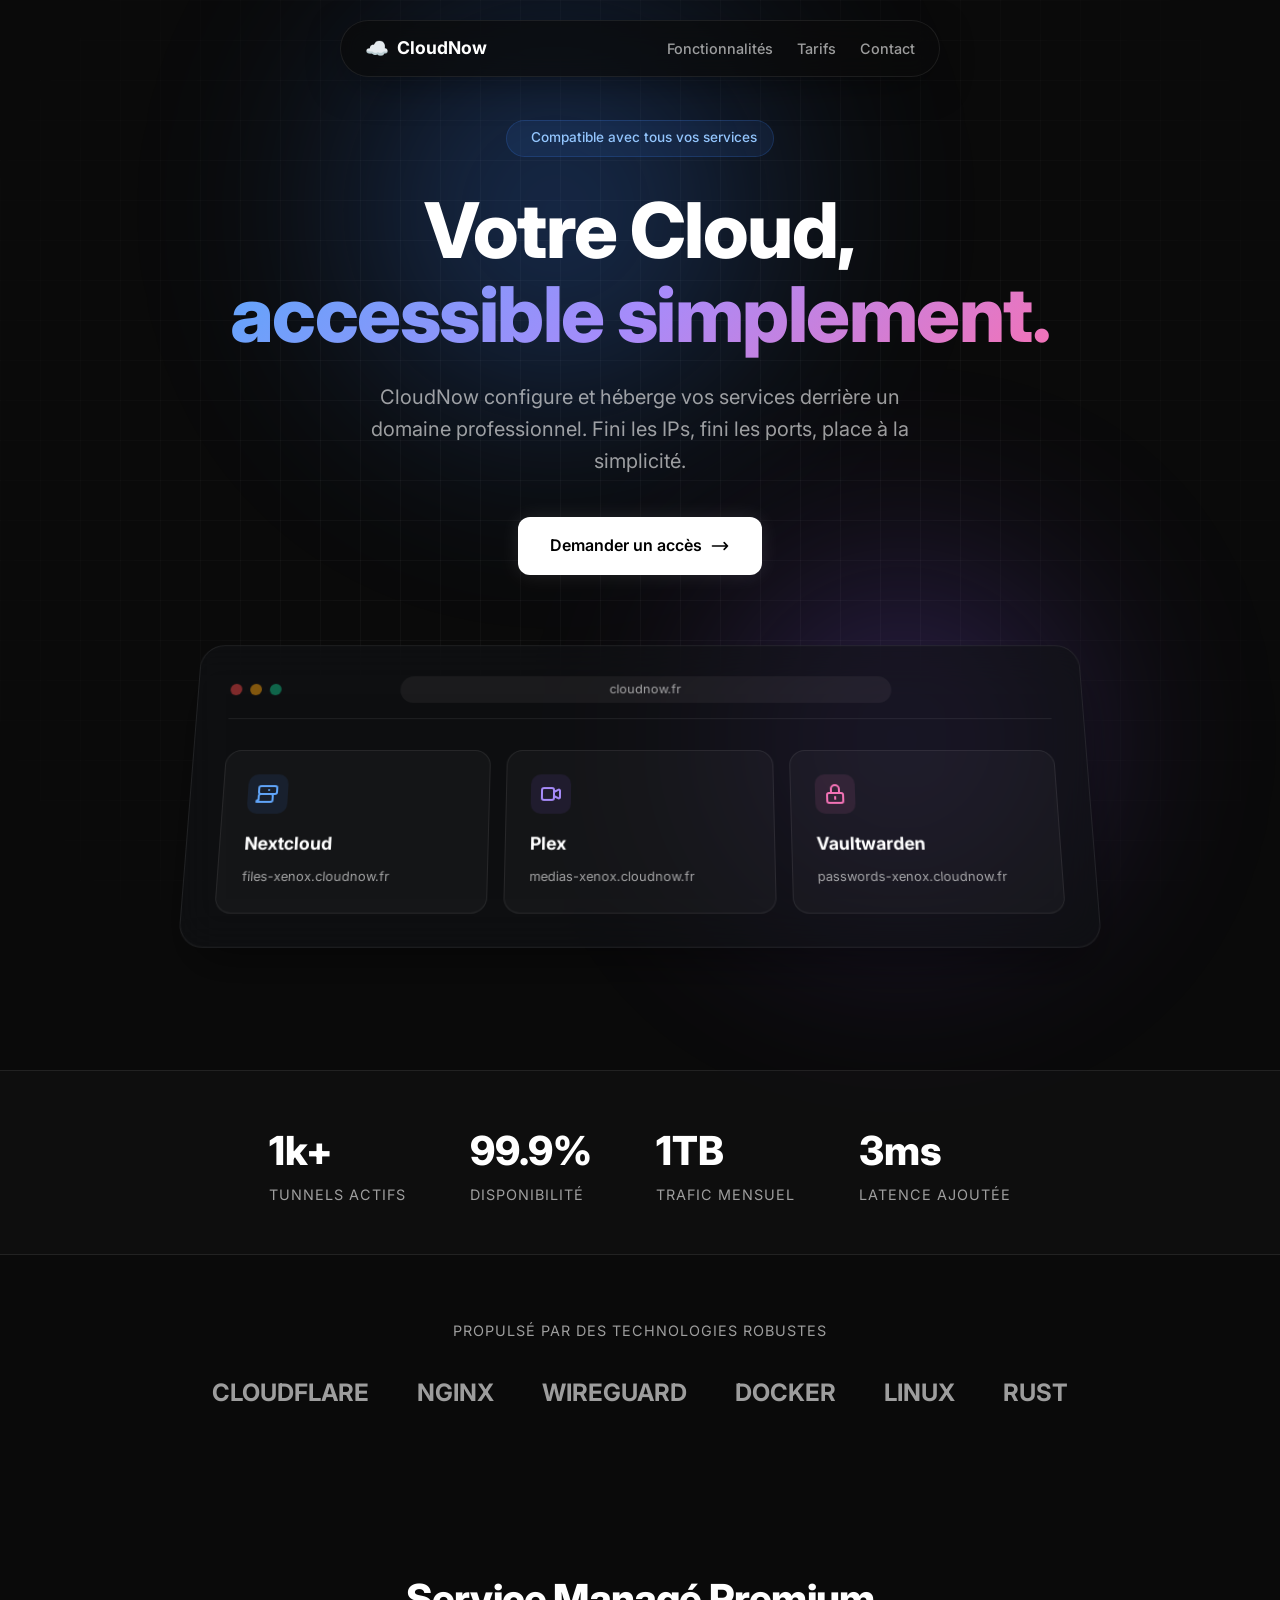
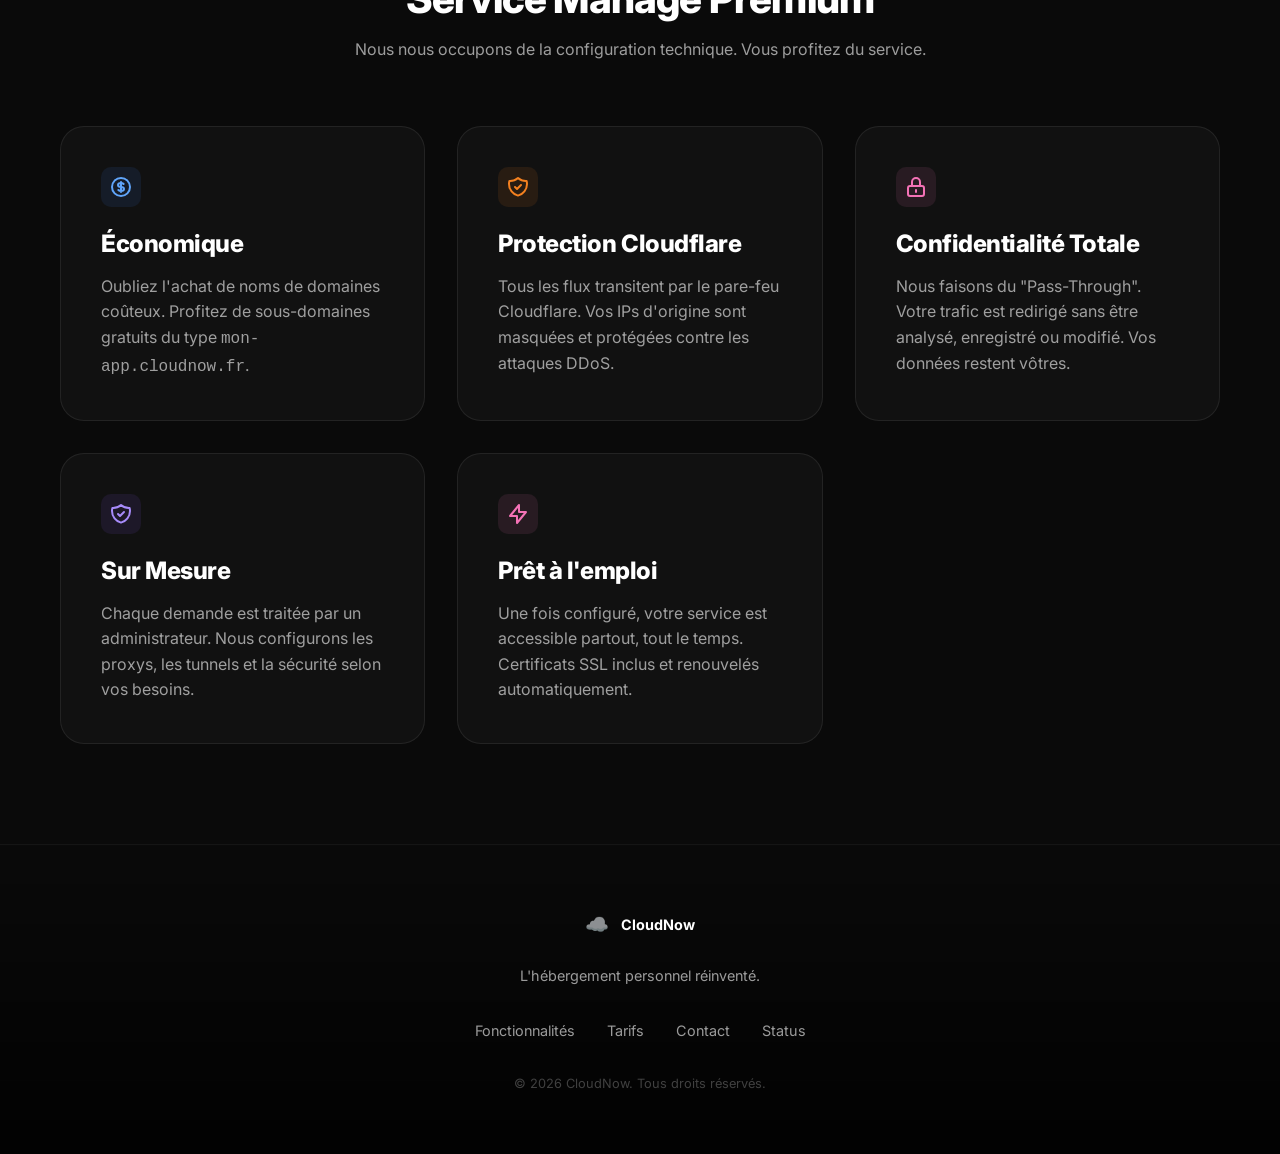
<file: index.html>
<!DOCTYPE html>
<html lang="fr">

<head>
    <meta charset="UTF-8">
    <meta name="viewport" content="width=device-width, initial-scale=1.0">
    <title>CloudNow - Votre infrastructure unifiée</title>
    <link rel="stylesheet" href="style.css">
    <!-- Favicon (placeholder) -->
    <link rel="icon"
        href="data:image/svg+xml,<svg xmlns=%22http://www.w3.org/2000/svg%22 viewBox=%220 0 100 100%22><text y=%22.9em%22 font-size=%2290%22>☁️</text></svg>">
</head>

<body>

    <!-- Background Elements -->
    <div class="grid-overlay"></div>
    <div class="bg-gradient-blob blob-1"></div>
    <div class="bg-gradient-blob blob-2"></div>

    <!-- Navigation -->
    <nav>
        <div class="nav-glass">
            <a href="index.html" class="logo">
                <span style="font-size: 1.2rem;">☁️</span> CloudNow
            </a>
            <div class="nav-links">
                <a href="features.html">Fonctionnalités</a>
                <a href="pricing.html">Tarifs</a>
                <a href="contact.html">Contact</a>
            </div>
        </div>
    </nav>

    <!-- Hero Section -->
    <section class="hero">
        <div class="hero-pill">
            <span class="pulse-dot"></span> Compatible avec tous vos services
        </div>

        <h1>
            Votre Cloud,<br>
            <span class="text-gradient">accessible simplement.</span>
        </h1>

        <p>
            CloudNow configure et héberge vos services derrière un domaine professionnel.
            Fini les IPs, fini les ports, place à la simplicité.
        </p>

        <div class="hero-buttons">
            <a href="contact.html" class="btn btn-primary">
                Demander un accès
                <svg width="20" height="20" fill="none" viewBox="0 0 24 24" stroke="currentColor">
                    <path stroke-linecap="round" stroke-linejoin="round" stroke-width="2"
                        d="M17 8l4 4m0 0l-4 4m4-4H3" />
                </svg>
            </a>
        </div>

        <!-- 3D Visualization -->
        <div class="visual-container">
            <div class="glass-card-3d">
                <div class="card-header">
                    <div class="traffic-lights">
                        <div class="light red"></div>
                        <div class="light yellow"></div>
                        <div class="light green"></div>
                    </div>
                    <div class="url-bar">cloudnow.fr</div>
                    <div style="width: 40px;"></div> <!-- Spacer -->
                </div>

                <div class="services-grid">
                    <!-- Service 1 -->
                    <div class="service-item">
                        <div class="icon-box blue-glow">
                            <svg width="24" height="24" fill="none" viewBox="0 0 24 24" stroke="currentColor">
                                <path stroke-linecap="round" stroke-linejoin="round" stroke-width="2"
                                    d="M5 12h14M5 12a2 2 0 01-2-2V6a2 2 0 012-2h14a2 2 0 012 2v4a2 2 0 01-2 2M5 12a2 2 0 00-2 2v4a2 2 0 00-2 2h14a2 2 0 002-2v-4a2 2 0 00-2-2m-2-4h.01M17 16h.01" />
                            </svg>
                        </div>
                        <h4>Nextcloud</h4>
                        <span>files-xenox.cloudnow.fr</span>
                    </div>

                    <!-- Service 2 -->
                    <div class="service-item">
                        <div class="icon-box purple-glow">
                            <svg width="24" height="24" fill="none" viewBox="0 0 24 24" stroke="currentColor">
                                <path stroke-linecap="round" stroke-linejoin="round" stroke-width="2"
                                    d="M15 10l4.553-2.276A1 1 0 0121 8.618v6.764a1 1 0 01-1.447.894L15 14M5 18h8a2 2 0 002-2V8a2 2 0 00-2-2H5a2 2 0 00-2 2v8a2 2 0 002 2z" />
                            </svg>
                        </div>
                        <h4>Plex</h4>
                        <span>medias-xenox.cloudnow.fr</span>
                    </div>

                    <!-- Service 3 -->
                    <div class="service-item">
                        <div class="icon-box pink-glow">
                            <svg width="24" height="24" fill="none" viewBox="0 0 24 24" stroke="currentColor">
                                <path stroke-linecap="round" stroke-linejoin="round" stroke-width="2"
                                    d="M12 15v2m-6 4h12a2 2 0 002-2v-6a2 2 0 00-2-2H6a2 2 0 00-2 2v6a2 2 0 002 2zm10-10V7a4 4 0 00-8 0v4h8z" />
                            </svg>
                        </div>
                        <h4>Vaultwarden</h4>
                        <span>passwords-xenox.cloudnow.fr</span>
                    </div>
                </div>
            </div>
        </div>
    </section>

    <!-- Stats Banner -->
    <div class="flex flex-wrap justify-center gap-8 md:gap-16 py-8 border-y border-white/5 bg-white/[0.02]"
        style="display: flex; justify-content: center; gap: 4rem; padding: 3rem 0; background: rgba(255,255,255,0.02); border-top: 1px solid var(--glass-border); border-bottom: 1px solid var(--glass-border); margin-top: 4rem;">
        <div class="text-center">
            <div style="font-size: 2.5rem; font-weight: 800; color: white;">1k+</div>
            <div style="font-size: 0.9rem; color: var(--text-muted); text-transform: uppercase; letter-spacing: 1px;">
                Tunnels Actifs</div>
        </div>
        <div class="text-center">
            <div style="font-size: 2.5rem; font-weight: 800; color: white;">99.9%</div>
            <div style="font-size: 0.9rem; color: var(--text-muted); text-transform: uppercase; letter-spacing: 1px;">
                Disponibilité</div>
        </div>
        <div class="text-center">
            <div style="font-size: 2.5rem; font-weight: 800; color: white;">1TB</div>
            <div style="font-size: 0.9rem; color: var(--text-muted); text-transform: uppercase; letter-spacing: 1px;">
                Trafic Mensuel</div>
        </div>
        <div class="text-center">
            <div style="font-size: 2.5rem; font-weight: 800; color: white;">3ms</div>
            <div style="font-size: 0.9rem; color: var(--text-muted); text-transform: uppercase; letter-spacing: 1px;">
                Latence Ajoutée</div>
        </div>
    </div>

    <!-- Supported Tech Marquee (Simulated) -->
    <div style="text-align: center; padding: 4rem 20px; opacity: 0.6;">
        <p style="margin-bottom: 2rem; font-size: 0.9rem; letter-spacing: 1px;">PROPULSÉ PAR DES TECHNOLOGIES ROBUSTES
        </p>
        <div
            style="display: flex; justify-content: center; gap: 3rem; flex-wrap: wrap; font-size: 1.5rem; font-weight: 700; color: white;">
            <span>CLOUDFLARE</span>
            <span>NGINX</span>
            <span>WIREGUARD</span>
            <span>DOCKER</span>
            <span>LINUX</span>
            <span>RUST</span>
        </div>
    </div>

    <!-- Value Proposition -->
    <section class="features" id="fonctionnalites">
        <div style="text-align: center; margin-bottom: 4rem;">
            <h2 style="font-size: 2.5rem; margin-bottom: 1rem;">Service Managé Premium</h2>
            <p style="color: var(--text-muted);">Nous nous occupons de la configuration technique. Vous profitez du
                service.</p>
        </div>

        <div class="features-grid">
            <div class="feature-card">
                <div class="feature-glow"></div>
                <div class="icon-box blue-glow" style="margin-bottom: 1.5rem;">
                    <svg width="24" height="24" fill="none" viewBox="0 0 24 24" stroke="currentColor">
                        <path stroke-linecap="round" stroke-linejoin="round" stroke-width="2"
                            d="M12 8c-1.657 0-3 .895-3 2s1.343 2 3 2 3 .895 3 2-1.343 2-3 2m0-8c1.11 0 2.08.402 2.599 1M12 8V7m0 1v8m0 0v1m0-1c-1.11 0-2.08-.402-2.599-1M21 12a9 9 0 11-18 0 9 9 0 0118 0z" />
                    </svg>
                </div>
                <h3>Économique</h3>
                <p>Oubliez l'achat de noms de domaines coûteux. Profitez de sous-domaines gratuits du type
                    <code>mon-app.cloudnow.fr</code>.
                </p>
            </div>

            <div class="feature-card">
                <div class="feature-glow" style="background: #F48120;"></div> <!-- Cloudflare Orange -->
                <div class="icon-box"
                    style="margin-bottom: 1.5rem; background: rgba(244, 129, 32, 0.1); color: #F48120;">
                    <svg width="24" height="24" fill="none" viewBox="0 0 24 24" stroke="currentColor">
                        <path stroke-linecap="round" stroke-linejoin="round" stroke-width="2"
                            d="M9 12l2 2 4-4m5.618-4.016A11.955 11.955 0 0112 2.944a11.955 11.955 0 01-8.618 3.04A12.02 12.02 0 003 9c0 5.591 3.824 10.29 9 11.622 5.176-1.332 9-6.03 9-11.622 0-1.042-.133-2.052-.382-3.016z" />
                    </svg>
                </div>
                <h3>Protection Cloudflare</h3>
                <p>Tous les flux transitent par le pare-feu Cloudflare. Vos IPs d'origine sont masquées et protégées
                    contre les attaques DDoS.</p>
            </div>

            <div class="feature-card">
                <div class="feature-glow" style="background: var(--accent-pink);"></div>
                <div class="icon-box pink-glow" style="margin-bottom: 1.5rem;">
                    <svg width="24" height="24" fill="none" viewBox="0 0 24 24" stroke="currentColor">
                        <path stroke-linecap="round" stroke-linejoin="round" stroke-width="2"
                            d="M12 15v2m-6 4h12a2 2 0 002-2v-6a2 2 0 00-2-2H6a2 2 0 00-2 2v6a2 2 0 002 2zm10-10V7a4 4 0 00-8 0v4h8z" />
                    </svg>
                </div>
                <h3>Confidentialité Totale</h3>
                <p>Nous faisons du "Pass-Through". Votre trafic est redirigé sans être analysé, enregistré ou modifié.
                    Vos données restent vôtres.</p>
            </div>

            <div class="feature-card">
                <div class="feature-glow" style="background: var(--accent-purple);"></div>
                <div class="icon-box purple-glow" style="margin-bottom: 1.5rem;">
                    <svg width="24" height="24" fill="none" viewBox="0 0 24 24" stroke="currentColor">
                        <path stroke-linecap="round" stroke-linejoin="round" stroke-width="2"
                            d="M9 12l2 2 4-4m5.618-4.016A11.955 11.955 0 0112 2.944a11.955 11.955 0 01-8.618 3.04A12.02 12.02 0 003 9c0 5.591 3.824 10.29 9 11.622 5.176-1.332 9-6.03 9-11.622 0-1.042-.133-2.052-.382-3.016z" />
                    </svg>
                </div>
                <h3>Sur Mesure</h3>
                <p>Chaque demande est traitée par un administrateur. Nous configurons les proxys, les tunnels et la
                    sécurité selon vos besoins.</p>
            </div>

            <div class="feature-card">
                <div class="feature-glow" style="background: var(--accent-pink);"></div>
                <div class="icon-box pink-glow" style="margin-bottom: 1.5rem;">
                    <svg width="24" height="24" fill="none" viewBox="0 0 24 24" stroke="currentColor">
                        <path stroke-linecap="round" stroke-linejoin="round" stroke-width="2"
                            d="M13 10V3L4 14h7v7l9-11h-7z" />
                    </svg>
                </div>
                <h3>Prêt à l'emploi</h3>
                <p>Une fois configuré, votre service est accessible partout, tout le temps. Certificats SSL inclus et
                    renouvelés automatiquement.</p>
            </div>
        </div>
    </section>

    <!-- Footer -->
    <footer>
        <div class="footer-logo">
            <span style="font-size: 1.2rem;">☁️</span>
            <span style="font-weight: 700; color: white;">CloudNow</span>
        </div>
        <p>L'hébergement personnel réinventé.</p>

        <div class="footer-links">
            <a href="features.html">Fonctionnalités</a>
            <a href="pricing.html">Tarifs</a>
            <a href="contact.html">Contact</a>
            <a href="#">Status</a>
        </div>

        <div style="margin-top: 2rem; font-size: 0.8rem; opacity: 0.4;">
            &copy; 2026 CloudNow. Tous droits réservés.
        </div>
    </footer>

    <script src="script.js"></script>
</body>

</html>
</file>
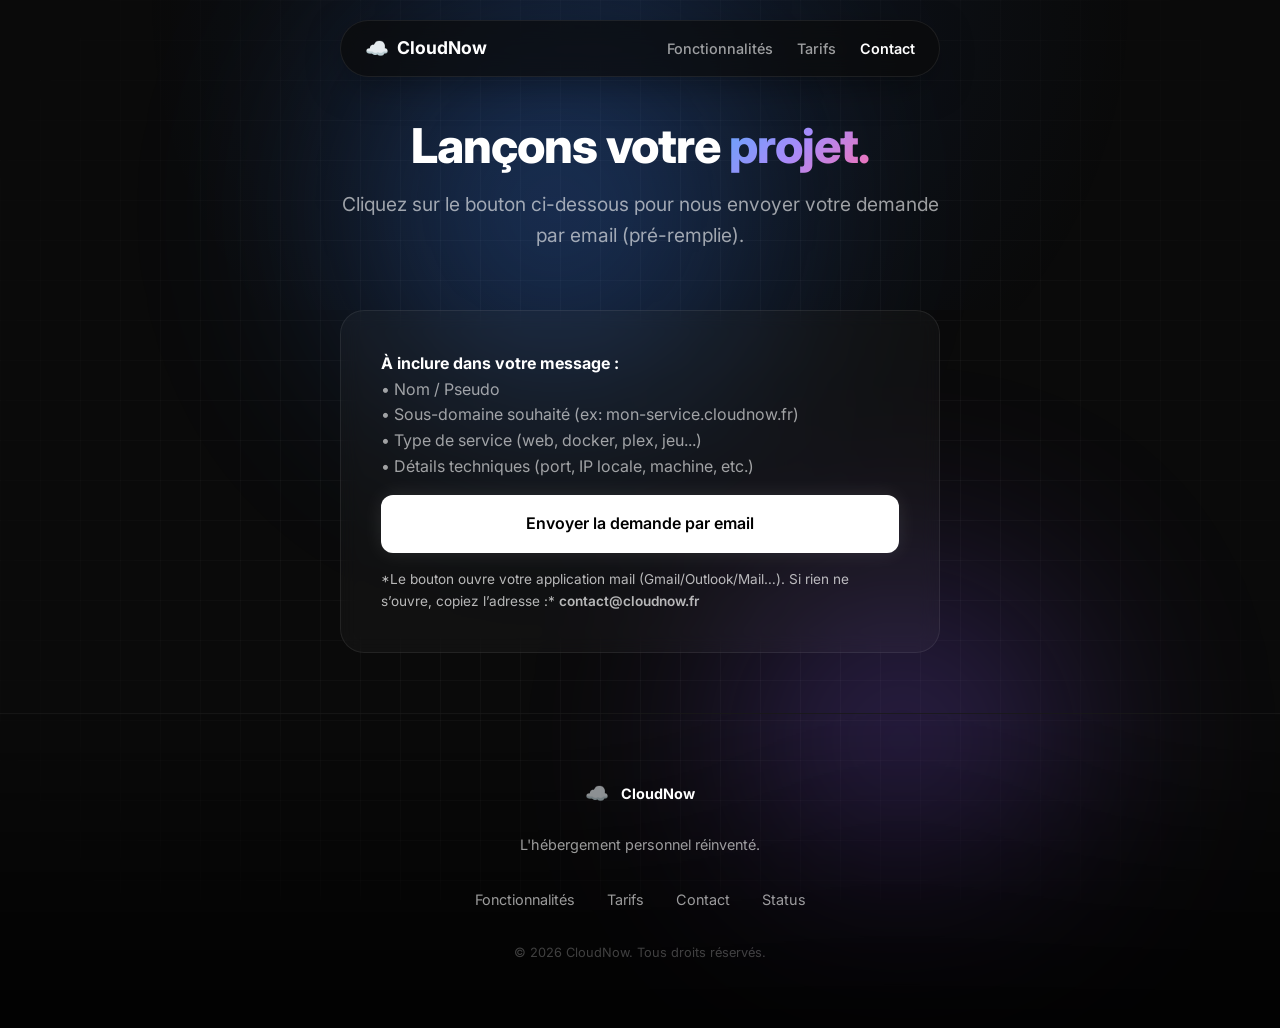
<file: contact.html>
<!DOCTYPE html>
<html lang="fr">

<head>
    <meta charset="UTF-8">
    <meta name="viewport" content="width=device-width, initial-scale=1.0">
    <title>Contact - CloudNow</title>
    <link rel="stylesheet" href="style.css">
    <link rel="icon"
        href="data:image/svg+xml,<svg xmlns=%22http://www.w3.org/2000/svg%22 viewBox=%220 0 100 100%22><text y=%22.9em%22 font-size=%2290%22>☁️</text></svg>">
</head>

<body>
    <!-- Background Elements -->
    <div class="grid-overlay"></div>
    <div class="bg-gradient-blob blob-1"></div>
    <div class="bg-gradient-blob blob-2"></div>

    <!-- Navigation -->
    <nav>
        <div class="nav-glass">
            <a href="index.html" class="logo">
                <span style="font-size: 1.2rem;">☁️</span> CloudNow
            </a>
            <div class="nav-links">
                <a href="features.html">Fonctionnalités</a>
                <a href="pricing.html">Tarifs</a>
                <a href="contact.html" class="active">Contact</a>
            </div>
        </div>
    </nav>

    <header class="page-header">
        <h1>Lançons votre <span class="text-gradient">projet.</span></h1>
        <p>Cliquez sur le bouton ci-dessous pour nous envoyer votre demande par email (pré-remplie).</p>
    </header>

    <section style="padding: 0 20px; padding-bottom: 60px;">
        <div class="contact-form-container">

            <div style="display:flex; flex-direction:column; gap: 1rem;">
                <div style="color: var(--text-muted); line-height: 1.6;">
                    <strong style="color: white;">À inclure dans votre message :</strong><br>
                    • Nom / Pseudo<br>
                    • Sous-domaine souhaité (ex: mon-service.cloudnow.fr)<br>
                    • Type de service (web, docker, plex, jeu...)<br>
                    • Détails techniques (port, IP locale, machine, etc.)
                </div>

                <a class="btn btn-primary" style="width: 100%; justify-content: center; text-align:center;"
                    href="mailto:contact@cloudnow.fr?subject=Demande%20d%27activation%20CloudNow&body=Bonjour%20CloudNow%2C%0D%0A%0D%0AJe%20souhaite%20activer%20un%20service.%0D%0A%0D%0A-%20Nom%20%2F%20Pseudo%20%3A%20%0D%0A-%20Email%20%3A%20%0D%0A-%20Sous-domaine%20souhait%C3%A9%20%3A%20%28ex%20%3A%20mon-service.cloudnow.fr%29%0D%0A-%20Type%20de%20service%20%3A%20%28web%2C%20app%2C%20m%C3%A9dia%2C%20jeu%2C%20autre%29%0D%0A-%20D%C3%A9tails%20techniques%20%3A%20%28port%2C%20IP%20locale%2C%20mat%C3%A9riel%2C%20docker%2C%20etc.%29%0D%0A%0D%0AMerci%20%21%0D%0A">
                    Envoyer la demande par email
                </a>

                <div style="font-size: 0.85rem; opacity: 0.7;">
                    *Le bouton ouvre votre application mail (Gmail/Outlook/Mail…). Si rien ne s’ouvre, copiez l’adresse
                    :*
                    <span style="color: white; font-weight: 600;">contact@cloudnow.fr</span>
                </div>
            </div>

        </div>
    </section>

    <!-- Footer -->
    <footer>
        <div class="footer-logo">
            <span style="font-size: 1.2rem;">☁️</span>
            <span style="font-weight: 700; color: white;">CloudNow</span>
        </div>
        <p>L'hébergement personnel réinventé.</p>

        <div class="footer-links">
            <a href="features.html">Fonctionnalités</a>
            <a href="pricing.html">Tarifs</a>
            <a href="contact.html">Contact</a>
            <a href="#">Status</a>
        </div>

        <div style="margin-top: 2rem; font-size: 0.8rem; opacity: 0.4;">
            &copy; 2026 CloudNow. Tous droits réservés.
        </div>
    </footer>

    <script src="script.js"></script>
</body>

</html>
</file>
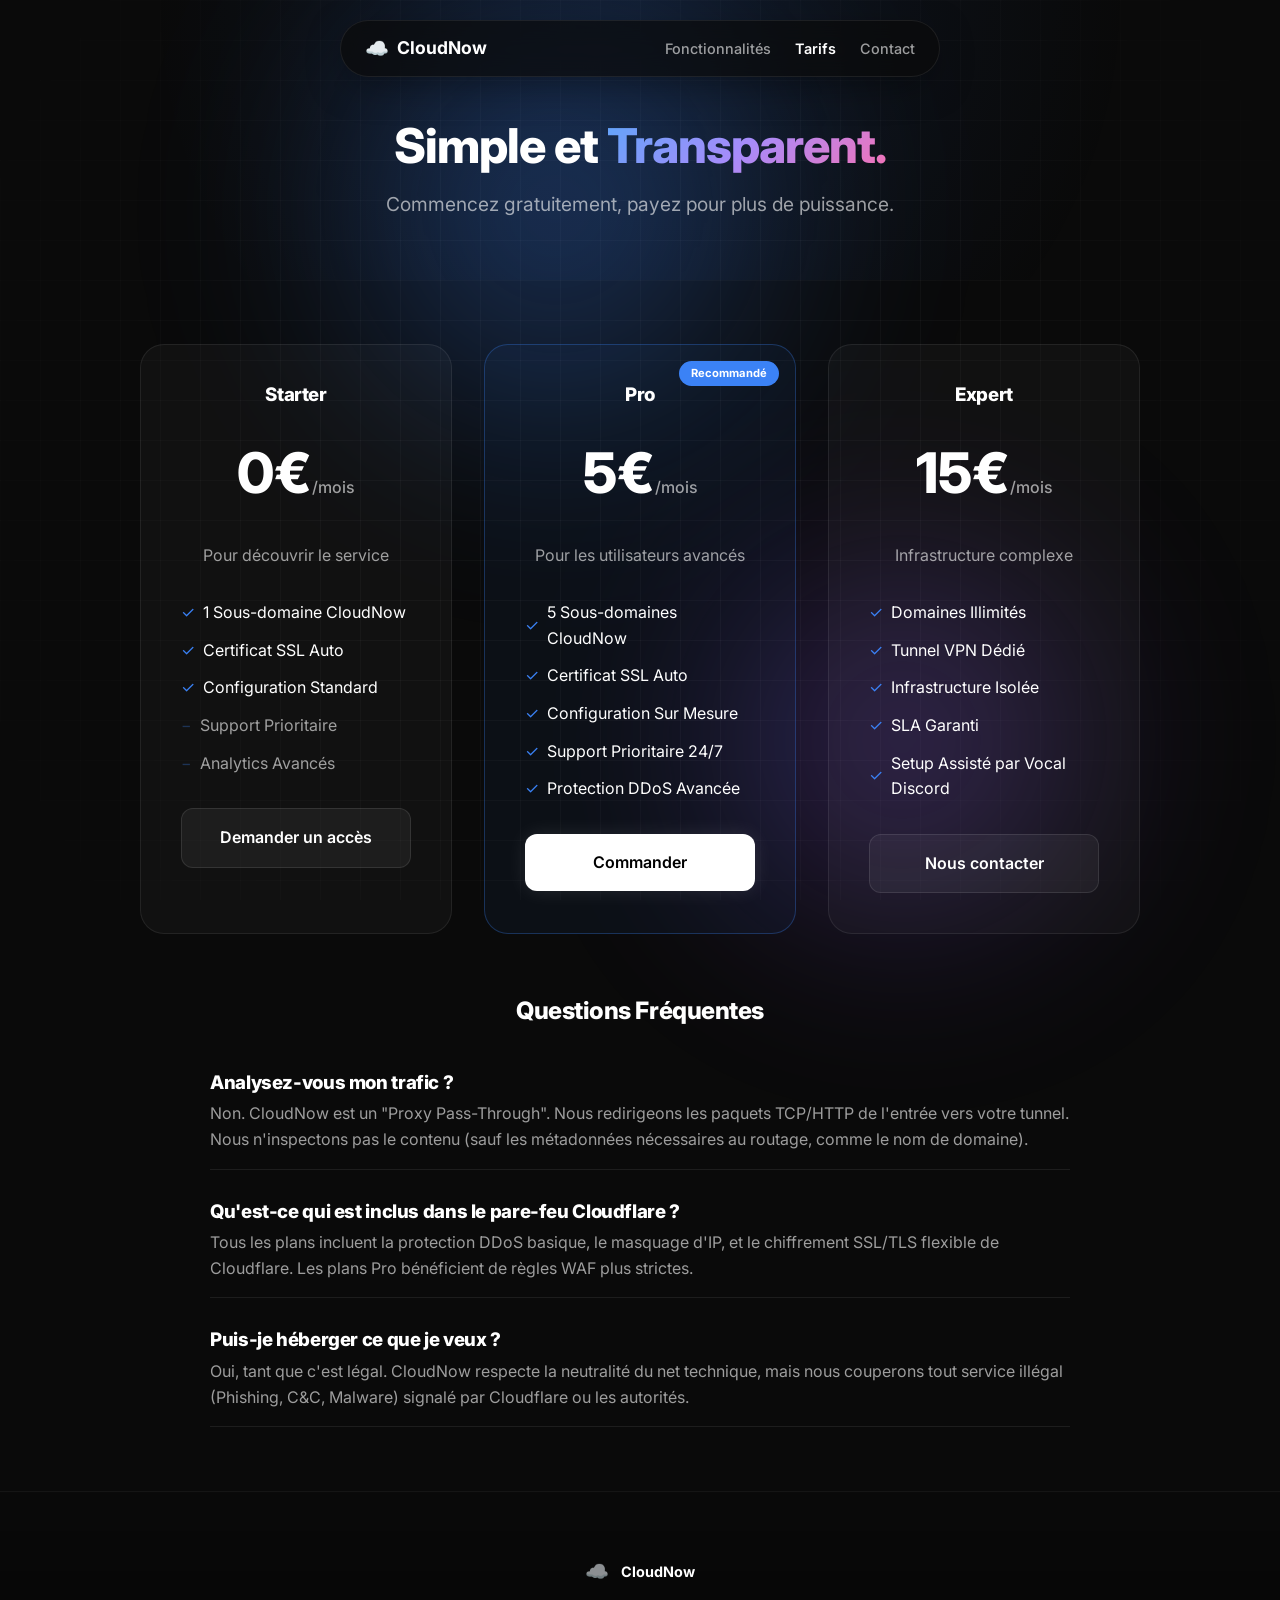
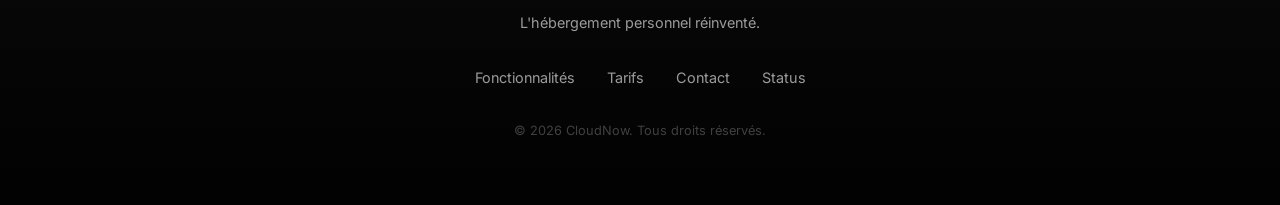
<file: pricing.html>
<!DOCTYPE html>
<html lang="fr">

<head>
    <meta charset="UTF-8">
    <meta name="viewport" content="width=device-width, initial-scale=1.0">
    <title>Tarifs - CloudNow</title>
    <link rel="stylesheet" href="style.css">
    <link rel="icon"
        href="data:image/svg+xml,<svg xmlns=%22http://www.w3.org/2000/svg%22 viewBox=%220 0 100 100%22><text y=%22.9em%22 font-size=%2290%22>☁️</text></svg>">
</head>

<body>
    <!-- Background Elements -->
    <div class="grid-overlay"></div>
    <div class="bg-gradient-blob blob-1"></div>
    <div class="bg-gradient-blob blob-2"></div>

    <!-- Navigation -->
    <nav>
        <div class="nav-glass">
            <a href="index.html" class="logo">
                <span style="font-size: 1.2rem;">☁️</span> CloudNow
            </a>
            <div class="nav-links">
                <a href="features.html">Fonctionnalités</a>
                <a href="pricing.html" class="active">Tarifs</a>
                <a href="contact.html">Contact</a>
            </div>
        </div>
    </nav>

    <header class="page-header">
        <h1>Simple et <span class="text-gradient">Transparent.</span></h1>
        <p>Commencez gratuitement, payez pour plus de puissance.</p>
    </header>

    <section>
        <div class="pricing-grid">
            <!-- Free Tier -->
            <div class="pricing-card">
                <h3>Starter</h3>
                <div class="pricing-price">0€<span>/mois</span></div>
                <p style="color: var(--text-muted);">Pour découvrir le service</p>

                <ul class="pricing-features">
                    <li class="active"><span class="check-icon">✓</span> 1 Sous-domaine CloudNow</li>
                    <li class="active"><span class="check-icon">✓</span> Certificat SSL Auto</li>
                    <li class="active"><span class="check-icon">✓</span> Configuration Standard</li>
                    <li><span class="check-icon" style="opacity: 0.3;">−</span> Support Prioritaire</li>
                    <li><span class="check-icon" style="opacity: 0.3;">−</span> Analytics Avancés</li>
                </ul>

                <a href="contact.html" class="btn btn-glass" style="width: 100%; justify-content: center;">Demander un
                    accès</a>
            </div>

            <!-- Pro Tier -->
            <div class="pricing-card featured">
                <h3>Pro</h3>
                <div class="pricing-price">5€<span>/mois</span></div>
                <p style="color: var(--text-muted);">Pour les utilisateurs avancés</p>

                <ul class="pricing-features">
                    <li class="active"><span class="check-icon">✓</span> 5 Sous-domaines CloudNow</li>
                    <li class="active"><span class="check-icon">✓</span> Certificat SSL Auto</li>
                    <li class="active"><span class="check-icon">✓</span> Configuration Sur Mesure</li>
                    <li class="active"><span class="check-icon">✓</span> Support Prioritaire 24/7</li>
                    <li class="active"><span class="check-icon">✓</span> Protection DDoS Avancée</li>
                </ul>

                <a href="contact.html" class="btn btn-primary"
                    style="width: 100%; justify-content: center;">Commander</a>
            </div>

            <!-- Enterprise Tier -->
            <div class="pricing-card">
                <h3>Expert</h3>
                <div class="pricing-price">15€<span>/mois</span></div>
                <p style="color: var(--text-muted);">Infrastructure complexe</p>

                <ul class="pricing-features">
                    <li class="active"><span class="check-icon">✓</span> Domaines Illimités</li>
                    <li class="active"><span class="check-icon">✓</span> Tunnel VPN Dédié</li>
                    <li class="active"><span class="check-icon">✓</span> Infrastructure Isolée</li>
                    <li class="active"><span class="check-icon">✓</span> SLA Garanti</li>
                    <li class="active"><span class="check-icon">✓</span> Setup Assisté par Vocal Discord</li>
                </ul>

                <a href="contact.html" class="btn btn-glass" style="width: 100%; justify-content: center;">Nous
                    contacter</a>
            </div>
        </div>
    </section>

    <section class="features" style="max-width: 900px; margin: 4rem auto; padding: 0 20px;">
        <h2 style="text-align: center; margin-bottom: 3rem;">Questions Fréquentes</h2>

        <div style="display: flex; flex-direction: column; gap: 2rem;">
            <div style="border-bottom: 1px solid var(--glass-border); padding-bottom: 1rem;">
                <h3 style="margin-bottom: 0.5rem; color: #fff;">Analysez-vous mon trafic ?</h3>
                <p style="color: var(--text-muted);">Non. CloudNow est un "Proxy Pass-Through". Nous redirigeons les
                    paquets TCP/HTTP de l'entrée vers votre tunnel. Nous n'inspectons pas le contenu (sauf les
                    métadonnées nécessaires au routage, comme le nom de domaine).</p>
            </div>

            <div style="border-bottom: 1px solid var(--glass-border); padding-bottom: 1rem;">
                <h3 style="margin-bottom: 0.5rem; color: #fff;">Qu'est-ce qui est inclus dans le pare-feu Cloudflare ?
                </h3>
                <p style="color: var(--text-muted);">Tous les plans incluent la protection DDoS basique, le masquage
                    d'IP, et le chiffrement SSL/TLS flexible de Cloudflare. Les plans Pro bénéficient de règles WAF plus
                    strictes.</p>
            </div>

            <div style="border-bottom: 1px solid var(--glass-border); padding-bottom: 1rem;">
                <h3 style="margin-bottom: 0.5rem; color: #fff;">Puis-je héberger ce que je veux ?</h3>
                <p style="color: var(--text-muted);">Oui, tant que c'est légal. CloudNow respecte la neutralité du net
                    technique, mais nous couperons tout service illégal (Phishing, C&C, Malware) signalé par Cloudflare
                    ou les autorités.</p>
            </div>
        </div>
    </section>

    <!-- Footer -->
    <footer>
        <div class="footer-logo">
            <span style="font-size: 1.2rem;">☁️</span>
            <span style="font-weight: 700; color: white;">CloudNow</span>
        </div>
        <p>L'hébergement personnel réinventé.</p>

        <div class="footer-links">
            <a href="features.html">Fonctionnalités</a>
            <a href="pricing.html">Tarifs</a>
            <a href="contact.html">Contact</a>
            <a href="#">Status</a>
        </div>

        <div style="margin-top: 2rem; font-size: 0.8rem; opacity: 0.4;">
            &copy; 2026 CloudNow. Tous droits réservés.
        </div>
    </footer>
    <script src="script.js"></script>
</body>


</html>
</file>
<file: style.css>
/* CloudNow Design System */
@import url('https://fonts.googleapis.com/css2?family=Inter:wght@400;500;600;700;800&display=swap');

:root {
    --bg-color: #0A0A0A;
    --text-color: #ffffff;
    --text-muted: rgba(255, 255, 255, 0.6);
    --primary-gradient: linear-gradient(135deg, #60A5FA 0%, #A78BFA 50%, #F472B6 100%);
    --glass-bg: rgba(255, 255, 255, 0.03);
    --glass-border: rgba(255, 255, 255, 0.08);
    --glass-shadow: 0 4px 30px rgba(0, 0, 0, 0.1);
    --accent-blue: #3B82F6;
    --accent-purple: #8B5CF6;
}

* {
    margin: 0;
    padding: 0;
    box-sizing: border-box;
}

body {
    background-color: var(--bg-color);
    color: var(--text-color);
    font-family: 'Inter', sans-serif;
    overflow-x: hidden;
    line-height: 1.6;
}

/* Background Effects */
.bg-gradient-blob {
    position: absolute;
    border-radius: 50%;
    filter: blur(100px);
    opacity: 0.4;
    z-index: -1;
    pointer-events: none;
}

.blob-1 {
    top: -10%;
    left: 20%;
    width: 600px;
    height: 600px;
    background: radial-gradient(circle, var(--accent-blue), transparent 70%);
    animation: float 20s infinite ease-in-out;
}

.blob-2 {
    bottom: -10%;
    right: 10%;
    width: 500px;
    height: 500px;
    background: radial-gradient(circle, var(--accent-purple), transparent 70%);
    animation: float 25s infinite reverse ease-in-out;
}

.grid-overlay {
    position: fixed;
    top: 0;
    left: 0;
    width: 100%;
    height: 100%;
    background-image:
        linear-gradient(rgba(255, 255, 255, 0.03) 1px, transparent 1px),
        linear-gradient(90deg, rgba(255, 255, 255, 0.03) 1px, transparent 1px);
    background-size: 40px 40px;
    mask-image: radial-gradient(circle at center, black 40%, transparent 100%);
    z-index: -1;
    pointer-events: none;
}

@keyframes float {

    0%,
    100% {
        transform: translate(0, 0);
    }

    50% {
        transform: translate(30px, -30px);
    }
}

/* Typography */
h1,
h2,
h3 {
    font-weight: 800;
    letter-spacing: -0.02em;
    line-height: 1.1;
}

.text-gradient {
    background: var(--primary-gradient);
    -webkit-background-clip: text;
    -webkit-text-fill-color: transparent;
    background-clip: text;
}

/* Navbar */
nav {
    position: fixed;
    top: 20px;
    left: 50%;
    transform: translateX(-50%);
    z-index: 100;
    width: 90%;
    max-width: 600px;
}

.nav-glass {
    background: rgba(10, 10, 10, 0.7);
    backdrop-filter: blur(12px);
    -webkit-backdrop-filter: blur(12px);
    border: 1px solid var(--glass-border);
    border-radius: 100px;
    padding: 0.75rem 1.5rem;
    display: flex;
    justify-content: space-between;
    align-items: center;
    box-shadow: 0 10px 40px -10px rgba(0, 0, 0, 0.5);
}

.logo {
    font-weight: 700;
    font-size: 1.1rem;
    color: white;
    text-decoration: none;
    display: flex;
    align-items: center;
    gap: 0.5rem;
}

.nav-links {
    display: flex;
    gap: 1.5rem;
}

.nav-links a {
    color: var(--text-muted);
    text-decoration: none;
    font-size: 0.9rem;
    font-weight: 500;
    transition: color 0.3s ease;
}

.nav-links a:hover,
.nav-links a.active {
    color: white;
}

.nav-links a.active {
    font-weight: 600;
}

.nav-cta {
    background: white;
    color: black;
    padding: 0.5rem 1rem;
    border-radius: 100px;
    font-weight: 600;
    font-size: 0.85rem;
    text-decoration: none;
    transition: transform 0.2s ease;
}

.nav-cta:hover {
    transform: scale(1.05);
}

/* Hero Section */
.hero {
    min-height: 100vh;
    display: flex;
    flex-direction: column;
    align-items: center;
    justify-content: center;
    text-align: center;
    padding: 120px 20px 60px;
    position: relative;
}

.hero-pill {
    display: inline-flex;
    align-items: center;
    gap: 0.5rem;
    padding: 0.4rem 1rem;
    background: rgba(59, 130, 246, 0.1);
    border: 1px solid rgba(59, 130, 246, 0.2);
    border-radius: 100px;
    color: #93C5FD;
    font-size: 0.85rem;
    font-weight: 500;
    margin-bottom: 2rem;
    animation: fadeUp 0.8s ease-out;
}

.hero h1 {
    font-size: clamp(3rem, 6vw, 5rem);
    margin-bottom: 1.5rem;
    animation: fadeUp 0.8s ease-out 0.1s backwards;
}

.hero p {
    font-size: 1.25rem;
    color: var(--text-muted);
    max-width: 600px;
    margin: 0 auto 2.5rem;
    animation: fadeUp 0.8s ease-out 0.2s backwards;
}

.hero-buttons {
    display: flex;
    gap: 1rem;
    justify-content: center;
    animation: fadeUp 0.8s ease-out 0.3s backwards;
}

.btn {
    padding: 1rem 2rem;
    border-radius: 12px;
    font-weight: 600;
    text-decoration: none;
    transition: all 0.3s ease;
    display: inline-flex;
    align-items: center;
    gap: 0.5rem;
}

.btn-primary {
    background: white;
    color: black;
    box-shadow: 0 0 20px rgba(255, 255, 255, 0.1);
}

.btn-primary:hover {
    transform: translateY(-2px);
    box-shadow: 0 0 30px rgba(255, 255, 255, 0.2);
}

.btn-glass {
    background: rgba(255, 255, 255, 0.05);
    border: 1px solid rgba(255, 255, 255, 0.1);
    color: white;
}

.btn-glass:hover {
    background: rgba(255, 255, 255, 0.1);
    transform: translateY(-2px);
}

/* 3D Visualization */
.visual-container {
    perspective: 1000px;
    margin-top: 4rem;
    width: 100%;
    max-width: 900px;
    animation: fadeUp 1s ease-out 0.5s backwards;
}

.glass-card-3d {
    background: rgba(15, 17, 21, 0.6);
    backdrop-filter: blur(20px);
    -webkit-backdrop-filter: blur(20px);
    border: 1px solid var(--glass-border);
    border-radius: 24px;
    padding: 2rem;
    transform: rotateX(10deg);
    transition: transform 0.3s ease;
    box-shadow: 0 25px 50px -12px rgba(0, 0, 0, 0.5);
    position: relative;
    overflow: hidden;
}

.glass-card-3d:hover {
    transform: rotateX(0deg) scale(1.02);
}

.card-header {
    display: flex;
    justify-content: space-between;
    align-items: center;
    margin-bottom: 2rem;
    padding-bottom: 1rem;
    border-bottom: 1px solid var(--glass-border);
}

.traffic-lights {
    display: flex;
    gap: 0.5rem;
}

.light {
    width: 12px;
    height: 12px;
    border-radius: 50%;
}

.light.red {
    background: #EF4444;
    opacity: 0.5;
}

.light.yellow {
    background: #F59E0B;
    opacity: 0.5;
}

.light.green {
    background: #10B981;
    opacity: 0.5;
}

.url-bar {
    background: rgba(255, 255, 255, 0.05);
    padding: 0.25rem 1rem;
    border-radius: 100px;
    font-size: 0.8rem;
    color: var(--text-muted);
    width: 60%;
    text-align: center;
}

.services-grid {
    display: grid;
    grid-template-columns: repeat(3, 1fr);
    gap: 1rem;
}

.service-item {
    background: rgba(255, 255, 255, 0.03);
    border: 1px solid var(--glass-border);
    border-radius: 16px;
    padding: 1.5rem;
    text-align: left;
    transition: all 0.3s ease;
}

.service-item:hover {
    background: rgba(255, 255, 255, 0.06);
    border-color: rgba(255, 255, 255, 0.2);
}

.icon-box {
    width: 40px;
    height: 40px;
    border-radius: 10px;
    display: flex;
    align-items: center;
    justify-content: center;
    margin-bottom: 1rem;
    font-size: 1.2rem;
}

.blue-glow {
    background: rgba(59, 130, 246, 0.1);
    color: #60A5FA;
}

.purple-glow {
    background: rgba(139, 92, 246, 0.1);
    color: #A78BFA;
}

.pink-glow {
    background: rgba(244, 114, 182, 0.1);
    color: #F472B6;
}

.service-item h4 {
    font-size: 1.1rem;
    margin-bottom: 0.25rem;
}

.service-item span {
    font-size: 0.8rem;
    color: var(--text-muted);
}

/* Features Section */
.features {
    padding: 100px 20px;
    max-width: 1200px;
    margin: 0 auto;
}

.features-grid {
    display: grid;
    grid-template-columns: repeat(auto-fit, minmax(300px, 1fr));
    gap: 2rem;
    margin-top: 4rem;
}

.feature-card {
    background: var(--glass-bg);
    border: 1px solid var(--glass-border);
    border-radius: 24px;
    padding: 2.5rem;
    transition: all 0.3s ease;
    position: relative;
    overflow: hidden;
}

.feature-card:hover {
    transform: translateY(-5px);
    border-color: rgba(255, 255, 255, 0.2);
}

.feature-glow {
    position: absolute;
    top: 0;
    right: 0;
    width: 150px;
    height: 150px;
    background: var(--accent-blue);
    filter: blur(80px);
    opacity: 0;
    transition: opacity 0.5s ease;
}

.feature-card:hover .feature-glow {
    opacity: 0.2;
}

.feature-card h3 {
    font-size: 1.5rem;
    margin-bottom: 1rem;
    position: relative;
    z-index: 1;
}

.feature-card p {
    color: var(--text-muted);
    font-size: 1rem;
    position: relative;
    z-index: 1;
}

/* Page Specific Styles */
.page-header {
    padding: 120px 20px 60px;
    text-align: center;
    background: radial-gradient(circle at top center, rgba(59, 130, 246, 0.1), transparent 70%);
}

.page-header h1 {
    font-size: 3rem;
    margin-bottom: 1rem;
}

.page-header p {
    color: var(--text-muted);
    font-size: 1.2rem;
    max-width: 600px;
    margin: 0 auto;
}

/* Forms */
.contact-form-container {
    max-width: 600px;
    margin: 0 auto;
    background: var(--glass-bg);
    border: 1px solid var(--glass-border);
    border-radius: 24px;
    padding: 2.5rem;
    backdrop-filter: blur(10px);
}

.form-group {
    margin-bottom: 1.5rem;
    text-align: left;
}

.form-group label {
    display: block;
    margin-bottom: 0.5rem;
    color: var(--text-muted);
    font-size: 0.9rem;
}

.form-control {
    width: 100%;
    padding: 0.8rem 1rem;
    background: rgba(255, 255, 255, 0.05);
    border: 1px solid var(--glass-border);
    border-radius: 12px;
    color: white;
    font-family: inherit;
    font-size: 1rem;
    transition: all 0.3s ease;
}

.form-control:focus {
    outline: none;
    border-color: var(--accent-blue);
    background: rgba(255, 255, 255, 0.08);
    box-shadow: 0 0 0 4px rgba(59, 130, 246, 0.1);
}

textarea.form-control {
    min-height: 120px;
    resize: vertical;
}

/* Pricing */
.pricing-grid {
    display: grid;
    grid-template-columns: repeat(auto-fit, minmax(300px, 1fr));
    gap: 2rem;
    max-width: 1000px;
    margin: 4rem auto;
}

.pricing-card {
    background: var(--glass-bg);
    border: 1px solid var(--glass-border);
    border-radius: 24px;
    padding: 2.5rem;
    text-align: center;
    position: relative;
    overflow: hidden;
    transition: transform 0.3s ease;
}

.pricing-card:hover {
    transform: translateY(-5px);
    border-color: rgba(255, 255, 255, 0.2);
}

.pricing-card.featured {
    background: rgba(59, 130, 246, 0.05);
    border-color: rgba(59, 130, 246, 0.3);
}

.pricing-card.featured::before {
    content: 'Recommandé';
    position: absolute;
    top: 1rem;
    right: 1rem;
    background: var(--accent-blue);
    color: white;
    font-size: 0.7rem;
    font-weight: 700;
    padding: 0.25rem 0.75rem;
    border-radius: 100px;
}

.pricing-price {
    font-size: 3.5rem;
    font-weight: 800;
    margin: 1.5rem 0;
    color: white;
}

.pricing-price span {
    font-size: 1rem;
    color: var(--text-muted);
    font-weight: 500;
}

.pricing-features {
    list-style: none;
    margin: 2rem 0;
    text-align: left;
}

.pricing-features li {
    margin-bottom: 0.75rem;
    color: var(--text-muted);
    display: flex;
    align-items: center;
    gap: 0.5rem;
}

.pricing-features li.active {
    color: white;
}

.check-icon {
    color: var(--accent-blue);
}

/* Catalog Grid */
.catalog-grid {
    display: grid;
    grid-template-columns: repeat(auto-fill, minmax(150px, 1fr));
    gap: 1.5rem;
    max-width: 1000px;
    margin: 4rem auto;
}

.catalog-item {
    background: rgba(255, 255, 255, 0.03);
    border: 1px solid var(--glass-border);
    border-radius: 16px;
    padding: 1.5rem;
    text-align: center;
    transition: all 0.3s ease;
}

.catalog-item:hover {
    background: rgba(255, 255, 255, 0.08);
    transform: translateY(-3px);
}

.catalog-icon {
    font-size: 2.5rem;
    margin-bottom: 1rem;
    display: block;
}

/* Footer (inspired by EpitaNote) */
footer {
    border-top: 1px solid var(--glass-border);
    padding: 4rem 2rem;
    text-align: center;
    color: var(--text-muted);
    font-size: 0.9rem;
    background: linear-gradient(to bottom, transparent, rgba(0, 0, 0, 0.8));
}

.footer-logo {
    display: flex;
    justify-content: center;
    align-items: center;
    gap: 0.75rem;
    margin-bottom: 1.5rem;
}

.footer-links {
    display: flex;
    justify-content: center;
    gap: 2rem;
    margin-top: 2rem;
}

.footer-links a {
    color: var(--text-muted);
    text-decoration: none;
    transition: color 0.2s;
}

.footer-links a:hover {
    color: white;
}

@keyframes fadeUp {
    from {
        opacity: 0;
        transform: translateY(20px);
    }

    to {
        opacity: 1;
        transform: translateY(0);
    }
}

/* Responsive */
@media (max-width: 768px) {
    .nav-links {
        display: none;
    }

    .hero h1 {
        font-size: 3rem;
    }

    .services-grid {
        grid-template-columns: 1fr;
    }

    .visual-container {
        transform: none;
        margin-top: 2rem;
    }

    .glass-card-3d {
        transform: none;
    }
}
</file>
